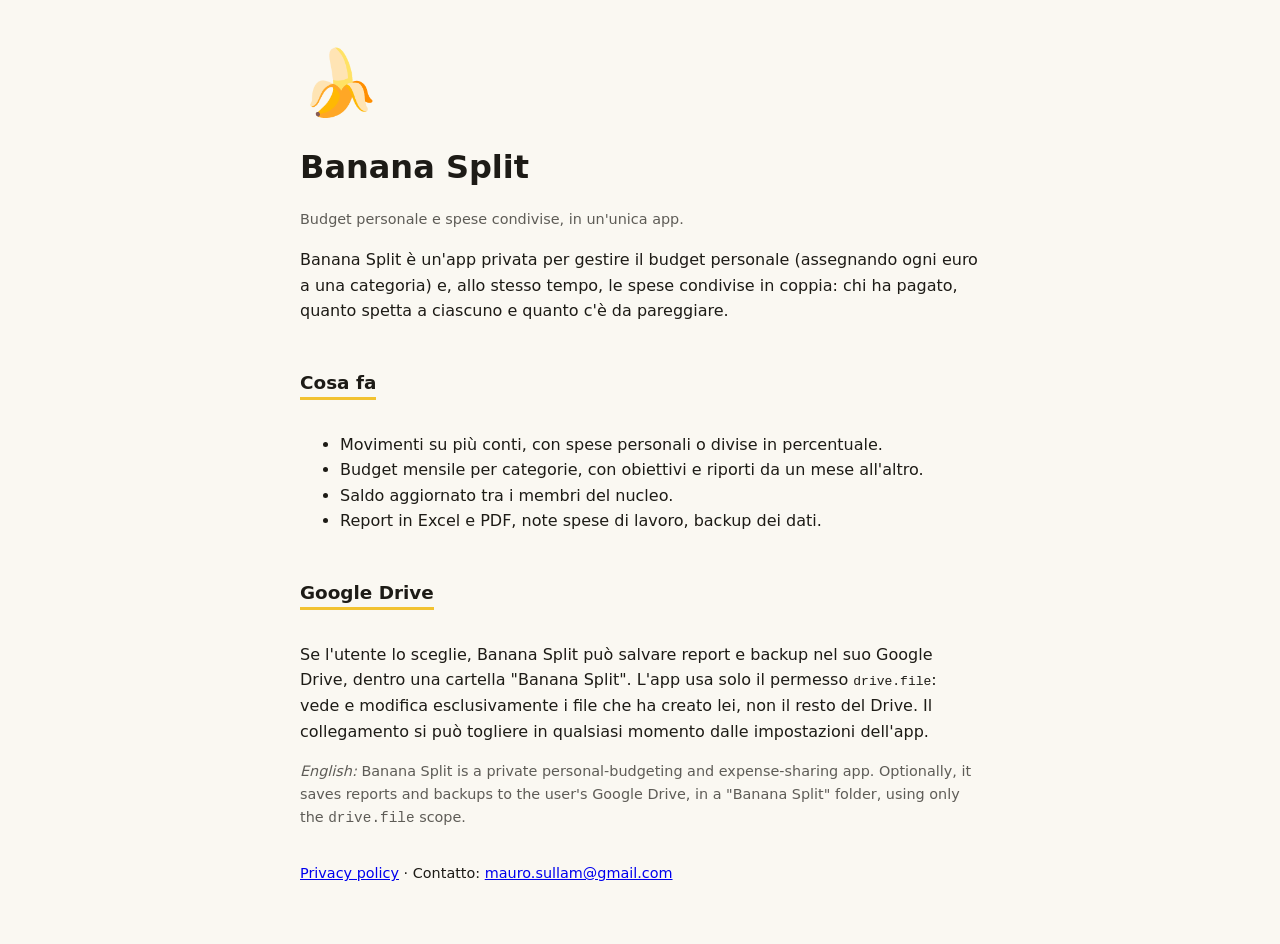
<file: index.html>
<!doctype html>
<html lang="it">
<head>
<meta charset="utf-8">
<meta name="viewport" content="width=device-width, initial-scale=1">
<title>Banana Split</title>
<link rel="stylesheet" href="stile.css">
</head>
<body>
<div class="banana">🍌</div>
<h1>Banana Split</h1>
<p class="tenue">Budget personale e spese condivise, in un'unica app.</p>

<p>Banana Split è un'app privata per gestire il budget personale (assegnando ogni euro a una categoria) e,
allo stesso tempo, le spese condivise in coppia: chi ha pagato, quanto spetta a ciascuno e quanto c'è da pareggiare.</p>

<h2>Cosa fa</h2>
<ul>
  <li>Movimenti su più conti, con spese personali o divise in percentuale.</li>
  <li>Budget mensile per categorie, con obiettivi e riporti da un mese all'altro.</li>
  <li>Saldo aggiornato tra i membri del nucleo.</li>
  <li>Report in Excel e PDF, note spese di lavoro, backup dei dati.</li>
</ul>

<h2>Google Drive</h2>
<p>Se l'utente lo sceglie, Banana Split può salvare report e backup nel suo Google Drive, dentro una cartella
"Banana Split". L'app usa solo il permesso <code>drive.file</code>: vede e modifica esclusivamente i file che ha creato lei,
non il resto del Drive. Il collegamento si può togliere in qualsiasi momento dalle impostazioni dell'app.</p>

<p class="tenue"><em>English:</em> Banana Split is a private personal-budgeting and expense-sharing app. Optionally, it saves
reports and backups to the user's Google Drive, in a "Banana Split" folder, using only the <code>drive.file</code> scope.</p>

<nav><a href="privacy.html">Privacy policy</a> · Contatto: <a href="mailto:mauro.sullam@gmail.com">mauro.sullam@gmail.com</a></nav>
</body>
</html>
</file>
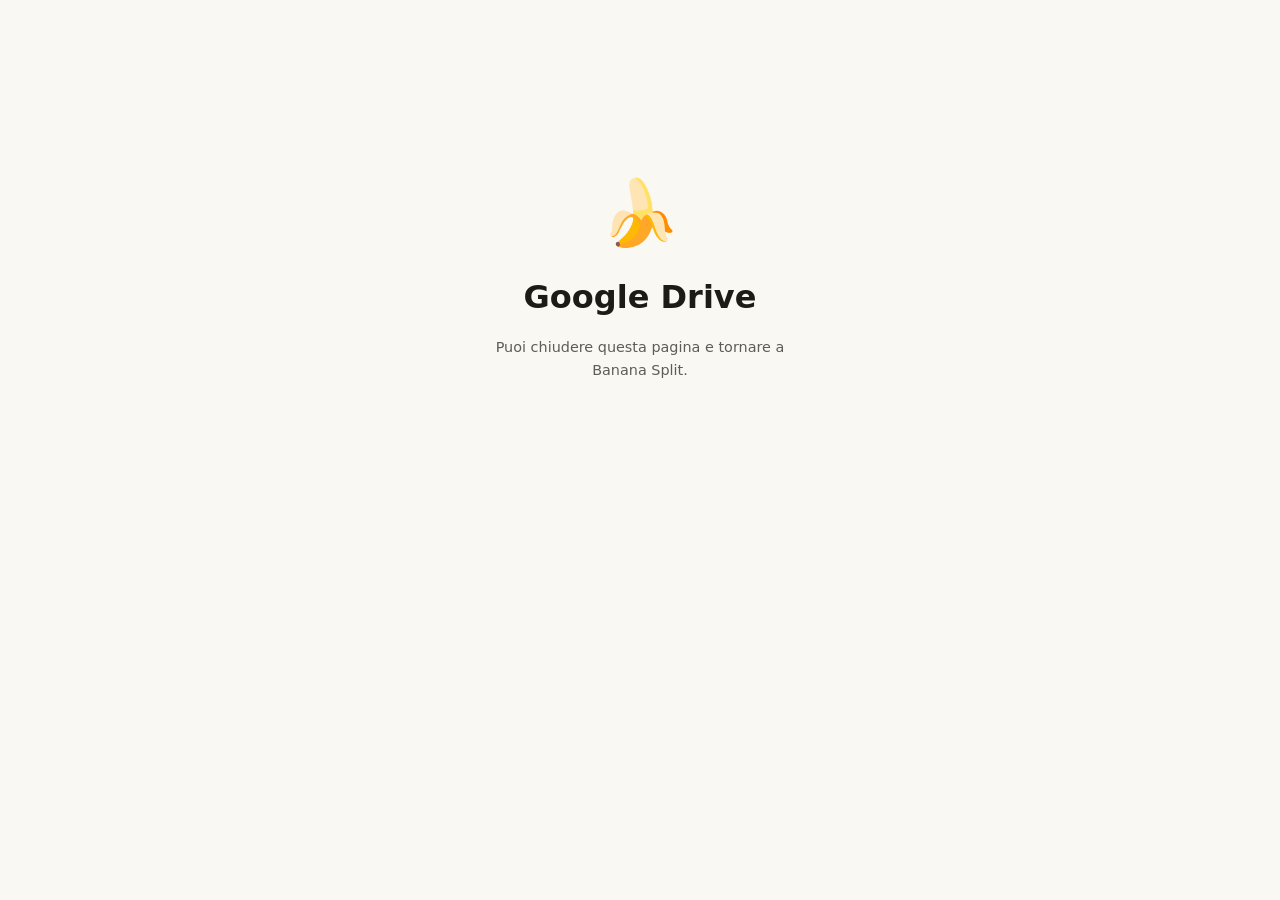
<file: collegato.html>
<!doctype html>
<html lang="it">
<head>
<meta charset="utf-8">
<meta name="viewport" content="width=device-width, initial-scale=1">
<title>Banana Split · Google Drive</title>
<link rel="stylesheet" href="stile.css">
<style>body{text-align:center;padding-top:18vh}p{max-width:340px;margin:12px auto}</style>
</head>
<body>
<div class="banana" id="icona">🍌</div>
<h1 id="titolo">Google Drive</h1>
<p id="testo" class="tenue"></p>
<p class="tenue">Puoi chiudere questa pagina e tornare a Banana Split.</p>
<script>
  const q = new URLSearchParams(location.search)
  document.getElementById('titolo').textContent = q.get('titolo') || 'Google Drive'
  document.getElementById('testo').textContent = q.get('testo') || ''
  if (q.get('esito') === 'ok') document.getElementById('icona').textContent = '✅'
  else if (q.get('esito') === 'errore') document.getElementById('icona').textContent = '⚠️'
</script>
</body>
</html>
</file>
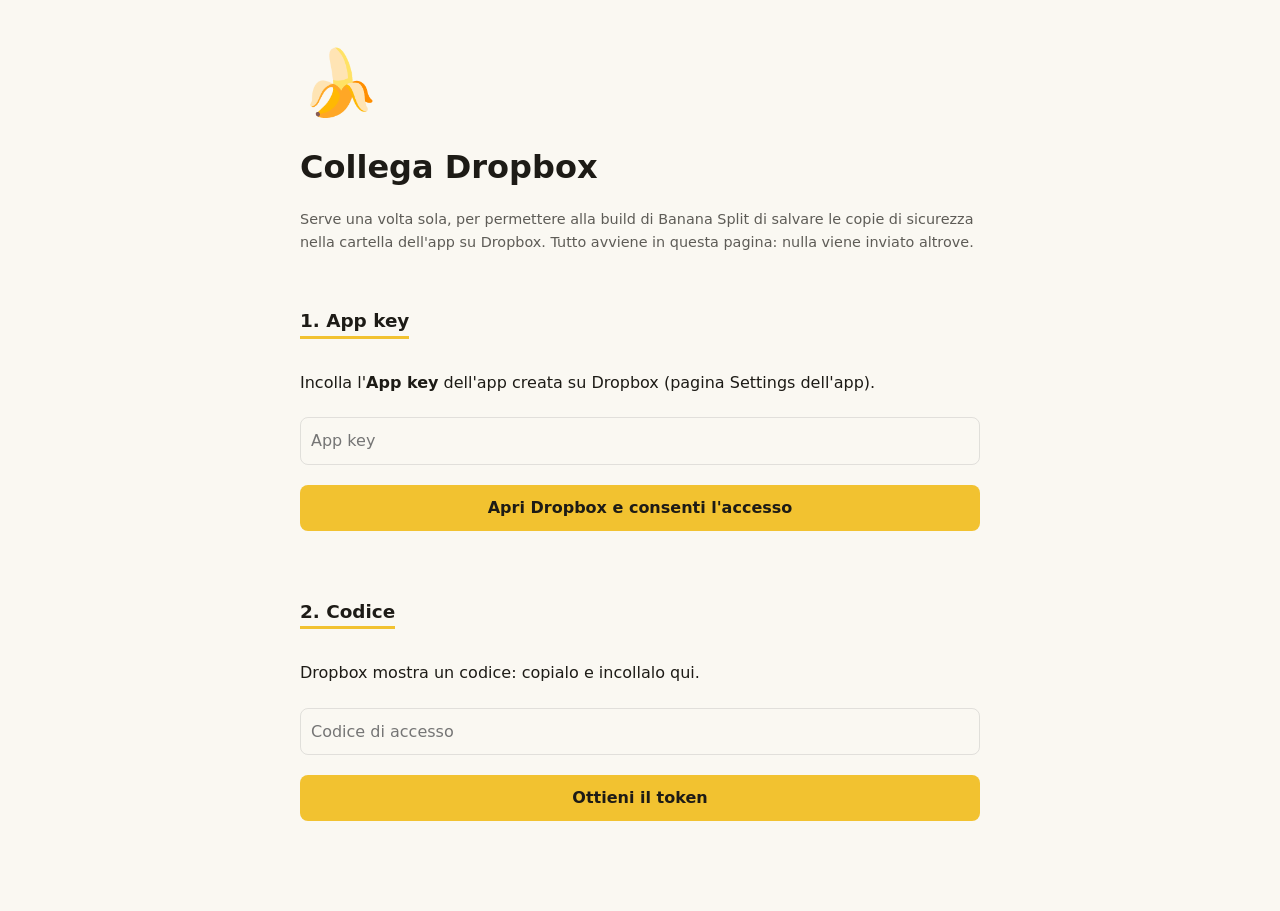
<file: dropbox.html>
<!doctype html>
<html lang="it">
<head>
<meta charset="utf-8">
<meta name="viewport" content="width=device-width, initial-scale=1">
<meta name="robots" content="noindex">
<title>Banana Split · Collega Dropbox</title>
<link rel="stylesheet" href="stile.css">
<style>
  input, textarea, button { font: inherit; width: 100%; box-sizing: border-box; padding: 10px; margin: 6px 0 14px; border-radius: 8px; border: 1px solid #9994; background: transparent; color: inherit; }
  button { background: var(--accento); color: #1d1b16; border: 0; font-weight: 600; }
  textarea { height: 7em; font-family: ui-monospace, monospace; font-size: 0.85rem; }
  .passo { margin-top: 24px; }
  #errore { color: #c0392b; }
</style>
</head>
<body>
<div class="banana">🍌</div>
<h1>Collega Dropbox</h1>
<p class="tenue">Serve una volta sola, per permettere alla build di Banana Split di salvare le copie di sicurezza nella cartella dell'app su Dropbox. Tutto avviene in questa pagina: nulla viene inviato altrove.</p>

<div class="passo">
  <h2>1. App key</h2>
  <p>Incolla l'<b>App key</b> dell'app creata su Dropbox (pagina Settings dell'app).</p>
  <input id="chiave" autocomplete="off" spellcheck="false" placeholder="App key">
  <button id="apri">Apri Dropbox e consenti l'accesso</button>
</div>

<div class="passo">
  <h2>2. Codice</h2>
  <p>Dropbox mostra un codice: copialo e incollalo qui.</p>
  <input id="codice" autocomplete="off" spellcheck="false" placeholder="Codice di accesso">
  <button id="ottieni">Ottieni il token</button>
  <p id="errore"></p>
</div>

<div class="passo" id="risultato" hidden>
  <h2>3. Token</h2>
  <p>Copia il token e incollalo su GitHub nel segreto <b>DROPBOX_REFRESH_TOKEN</b>. Non mandarlo in chat e non farne screenshot.</p>
  <textarea id="token" readonly></textarea>
  <button id="copia">Copia il token</button>
</div>

<script>
  const $ = id => document.getElementById(id)
  const b64url = bytes => btoa(String.fromCharCode(...bytes)).replace(/\+/g, '-').replace(/\//g, '_').replace(/=+$/, '')

  $('apri').onclick = async () => {
    const chiave = $('chiave').value.trim()
    if (!chiave) { $('errore').textContent = 'Manca la App key.'; return }
    const verifica = b64url(crypto.getRandomValues(new Uint8Array(48)))
    sessionStorage.setItem('dbx-verifica', verifica)
    sessionStorage.setItem('dbx-chiave', chiave)
    const hash = new Uint8Array(await crypto.subtle.digest('SHA-256', new TextEncoder().encode(verifica)))
    const url = new URL('https://www.dropbox.com/oauth2/authorize')
    url.search = new URLSearchParams({
      client_id: chiave, response_type: 'code', token_access_type: 'offline',
      code_challenge: b64url(hash), code_challenge_method: 'S256',
    })
    window.open(url, '_blank')
  }

  $('ottieni').onclick = async () => {
    $('errore').textContent = ''
    const chiave = sessionStorage.getItem('dbx-chiave'), verifica = sessionStorage.getItem('dbx-verifica')
    if (!chiave || !verifica) { $('errore').textContent = 'Prima premi "Apri Dropbox" in questa stessa pagina.'; return }
    try {
      const r = await fetch('https://api.dropboxapi.com/oauth2/token', {
        method: 'POST',
        body: new URLSearchParams({ code: $('codice').value.trim(), grant_type: 'authorization_code', client_id: chiave, code_verifier: verifica }),
      })
      const dati = await r.json()
      if (!r.ok || !dati.refresh_token) throw new Error(dati.error_description || dati.error || 'risposta senza token')
      $('token').value = dati.refresh_token
      $('risultato').hidden = false
      sessionStorage.removeItem('dbx-verifica')
    } catch (e) {
      $('errore').textContent = 'Non riuscito: ' + e.message + '. Il codice vale pochi minuti e una volta sola: ripeti dal passo 1.'
    }
  }

  $('copia').onclick = async () => {
    await navigator.clipboard.writeText($('token').value)
    $('copia').textContent = 'Copiato ✓'
  }
</script>
</body>
</html>
</file>
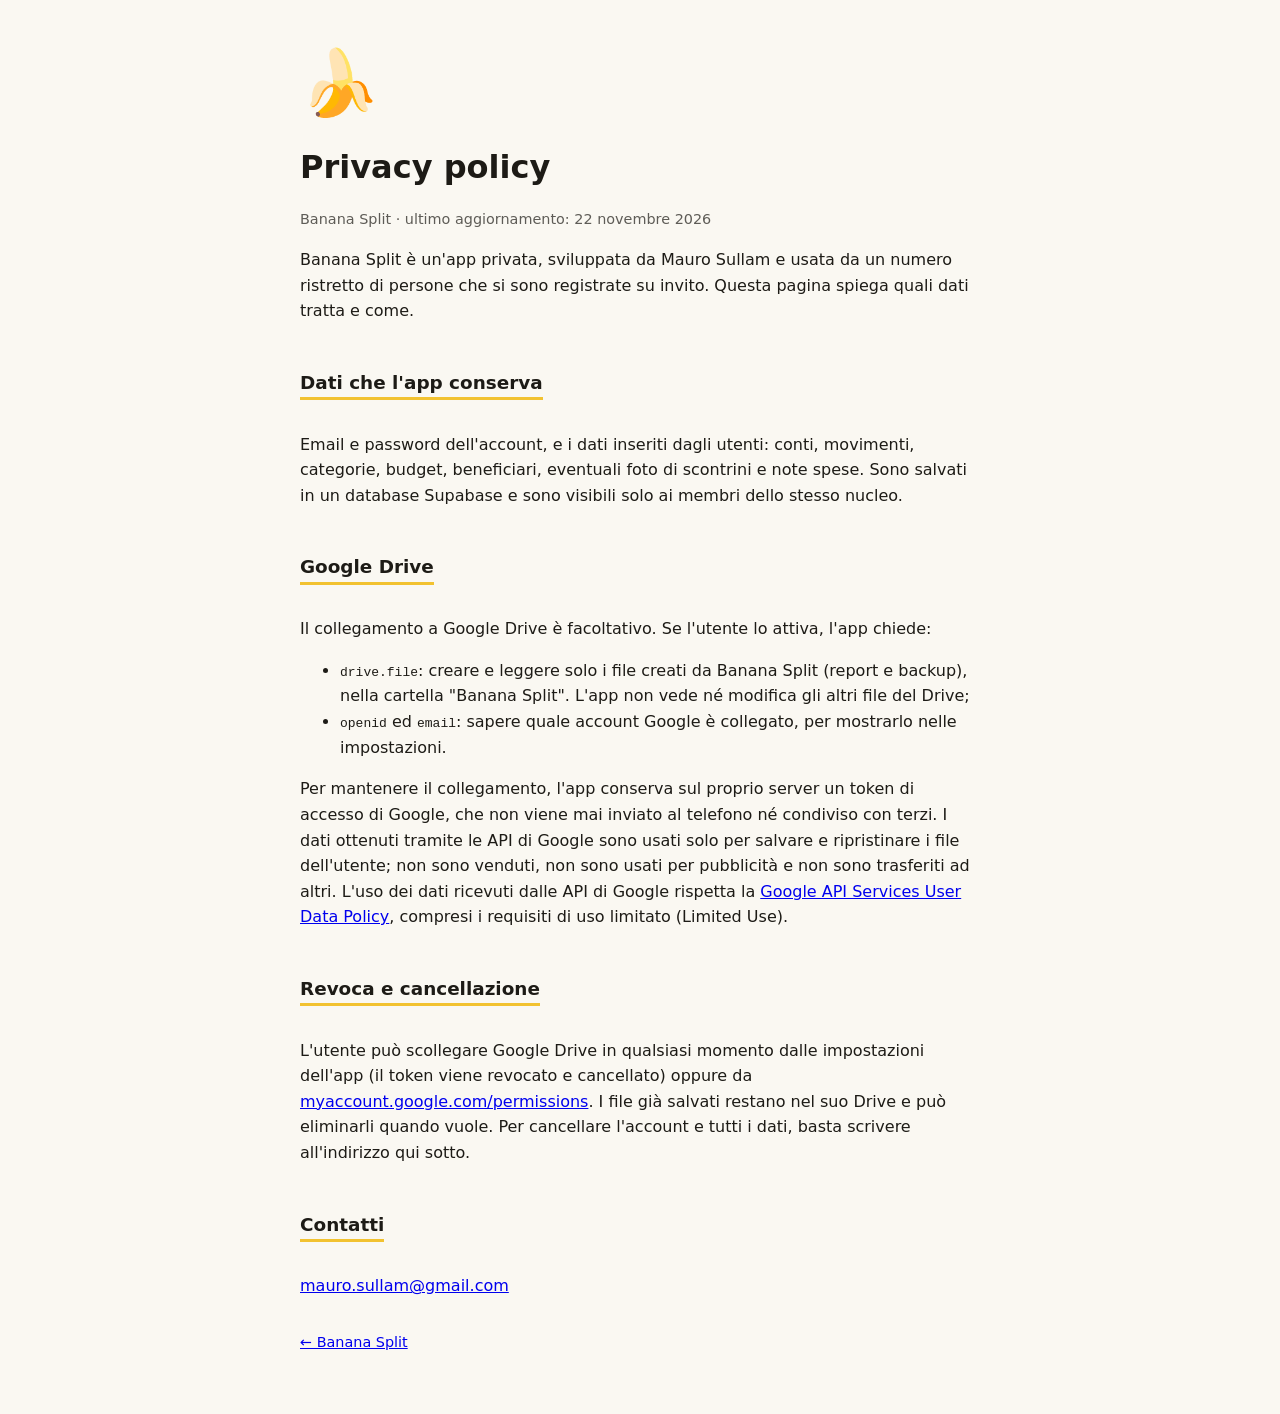
<file: privacy.html>
<!doctype html>
<html lang="it">
<head>
<meta charset="utf-8">
<meta name="viewport" content="width=device-width, initial-scale=1">
<title>Privacy policy · Banana Split</title>
<link rel="stylesheet" href="stile.css">
</head>
<body>
<div class="banana">🍌</div>
<h1>Privacy policy</h1>
<p class="tenue">Banana Split · ultimo aggiornamento: 22 novembre 2026</p>

<p>Banana Split è un'app privata, sviluppata da Mauro Sullam e usata da un numero ristretto di persone che si sono
registrate su invito. Questa pagina spiega quali dati tratta e come.</p>

<h2>Dati che l'app conserva</h2>
<p>Email e password dell'account, e i dati inseriti dagli utenti: conti, movimenti, categorie, budget, beneficiari,
eventuali foto di scontrini e note spese. Sono salvati in un database Supabase
e sono visibili solo ai membri dello stesso nucleo.</p>

<h2>Google Drive</h2>
<p>Il collegamento a Google Drive è facoltativo. Se l'utente lo attiva, l'app chiede:</p>
<ul>
  <li><code>drive.file</code>: creare e leggere solo i file creati da Banana Split (report e backup), nella cartella "Banana Split".
  L'app non vede né modifica gli altri file del Drive;</li>
  <li><code>openid</code> ed <code>email</code>: sapere quale account Google è collegato, per mostrarlo nelle impostazioni.</li>
</ul>
<p>Per mantenere il collegamento, l'app conserva sul proprio server un token di accesso di Google, che non viene mai
inviato al telefono né condiviso con terzi. I dati ottenuti tramite le API di Google sono usati solo per salvare e
ripristinare i file dell'utente; non sono venduti, non sono usati per pubblicità e non sono trasferiti ad altri.
L'uso dei dati ricevuti dalle API di Google rispetta la
<a href="https://developers.google.com/terms/api-services-user-data-policy">Google API Services User Data Policy</a>,
compresi i requisiti di uso limitato (Limited Use).</p>

<h2>Revoca e cancellazione</h2>
<p>L'utente può scollegare Google Drive in qualsiasi momento dalle impostazioni dell'app (il token viene revocato e cancellato)
oppure da <a href="https://myaccount.google.com/permissions">myaccount.google.com/permissions</a>.
I file già salvati restano nel suo Drive e può eliminarli quando vuole. Per cancellare l'account e tutti i dati, basta scrivere all'indirizzo qui sotto.</p>

<h2>Contatti</h2>
<p><a href="mailto:mauro.sullam@gmail.com">mauro.sullam@gmail.com</a></p>

<nav><a href="index.html">← Banana Split</a></nav>
</body>
</html>
</file>
<file: stile.css>
:root { color-scheme: light dark; --accento: #f2c230; }
body { font-family: system-ui, -apple-system, "Segoe UI", sans-serif; max-width: 680px; margin: 0 auto; padding: 32px 20px 60px; line-height: 1.6; background: #faf8f2; color: #1d1b16; }
@media (prefers-color-scheme: dark) { body { background: #15140f; color: #f1ede4; } a { color: var(--accento); } }
h1 { font-size: 2rem; margin: 8px 0 4px; }
h2 { font-size: 1.15rem; margin-top: 28px; border-bottom: 3px solid var(--accento); display: inline-block; }
.banana { font-size: 64px; }
.tenue { opacity: 0.7; font-size: 0.9rem; }
nav { margin-top: 32px; font-size: 0.9rem; }
</file>
